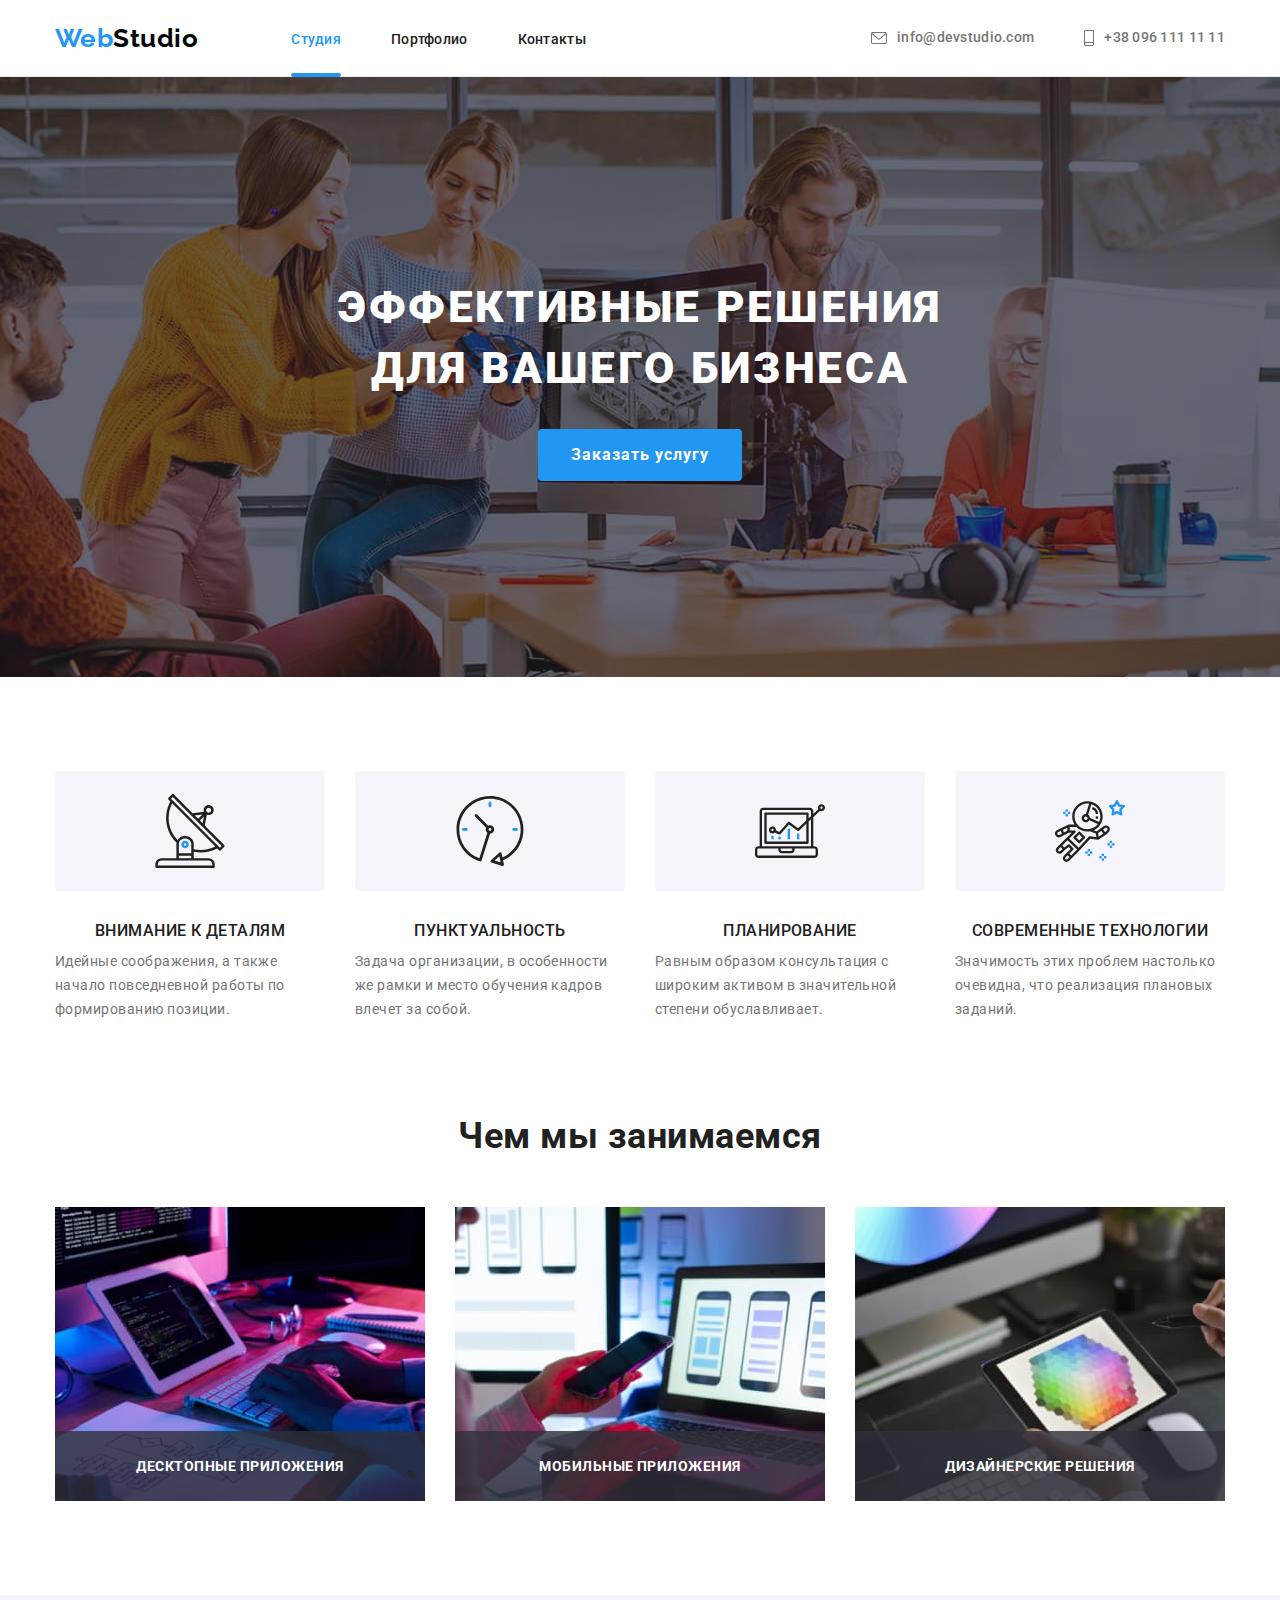
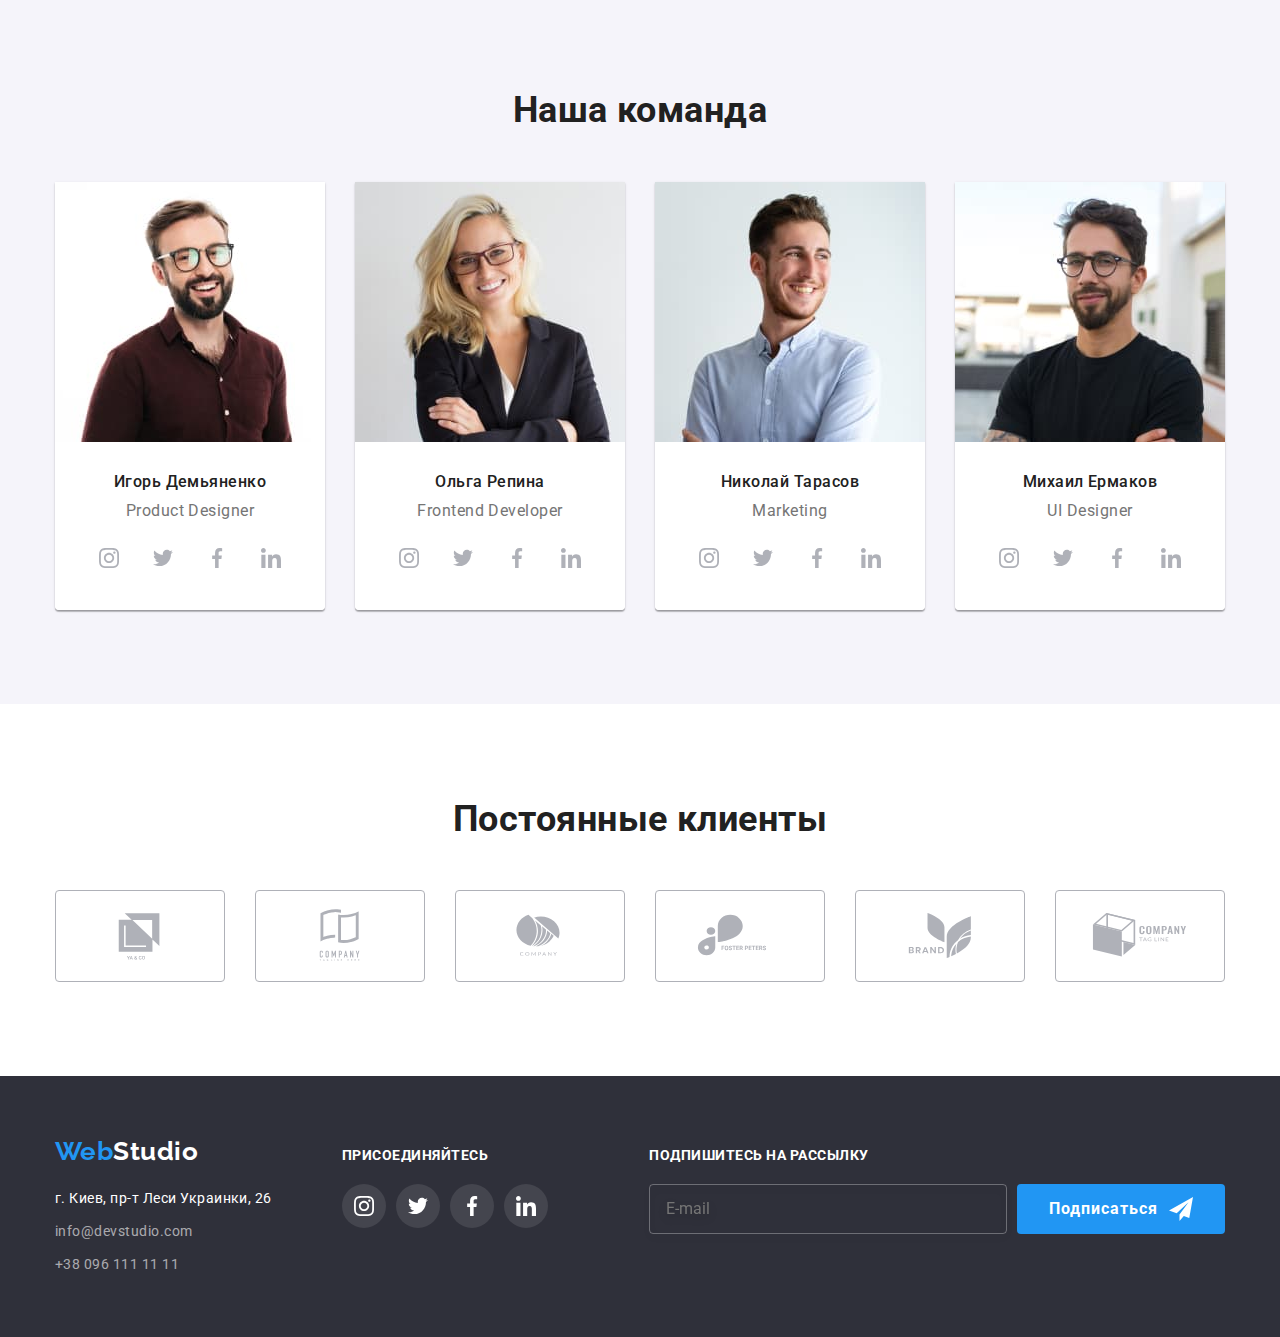
<file: index.html>
<!DOCTYPE html>
<html lang="ru">
  <head>
    <meta charset="UTF-8" />
    <meta http-equiv="X-UA-Compatible" content="IE=edge" />
    <meta name="viewport" content="width=device-width, initial-scale=1.0" />
    <title>Студия</title>
    <link rel="preconnect" href="https://fonts.googleapis.com" />
    <link rel="preconnect" href="https://fonts.gstatic.com" crossorigin />
    <link
      href="https://fonts.googleapis.com/css2?family=Raleway:wght@700&family=Roboto:wght@400;500;700;900&display=swap"
      rel="stylesheet"
    />
    <link
      rel="stylesheet"
      href="https://cdnjs.cloudflare.com/ajax/libs/modern-normalize/1.1.0/modern-normalize.min.css"
    />

    <link rel="stylesheet" href="./css/main.min.css" />
  </head>
  <body>
    <header class="top-side">
      <div class="container header">
        <nav class="navigation header">
          <a href="./index.html" class="logo link">Web<span class="logo__black">Studio</span> </a>
          <ul class="navigation-site list">
            <li class="navigation-site__item item navigation-site__item--active">
              <a
                href="./index.html"
                class="navigation-site__link link navigation-site__link--current"
              >
                Студия
              </a>
            </li>
            <li class="navigation-site__item item">
              <a href="./portfolio.html" class="navigation-site__link link"> Портфолио </a>
            </li>
            <li class="navigation-site__item item">
              <a href="" class="navigation-site__link link"> Контакты </a>
            </li>
          </ul>
        </nav>
        <ul class="contact-up list">
          <li class="contact-up__item item">
            <a href="mailto:test@mail.ua" class="contact-up__link link">
              <svg class="contact-up__icon" width="16px" height="12px">
                <use href="./images/symbol.svg#icon-mail"></use>
              </svg>
              info@devstudio.com
            </a>
          </li>
          <li class="contact-up__item item">
            <a href="tel:+380961111111" class="contact-up__link link">
              <svg class="contact-up__icon" width="10px" height="16px">
                <use href="./images/symbol.svg#icon-smartphone"></use>
              </svg>
              +38 096 111 11 11
            </a>
          </li>
        </ul>
      </div>
    </header>
    <main>
      <!--герой-->
      <section class="hero">
        <div class="container">
          <h1 class="hero-title">
            эффективные решения
            <br />
            для вашего бизнеса
          </h1>
          <button type="button" class="hero-button" data-modal-open>Заказать услугу</button>
        </div>
      </section>
      <!--features-->
      <section class="section">
        <div class="feature container">
          <h2 class="feature__title section-title visually-hidden">Особенности</h2>
          <ul class="feature-list list">
            <li class="feature-list__item item">
              <h3 class="feature-list__title title">Внимание к деталям</h3>
              <p class="feature-list__par">
                Идейные соображения, а также начало повседневной работы по формированию позиции.
              </p>
            </li>
            <li class="feature-list__item item">
              <h3 class="feature-list__title title">Пунктуальность</h3>
              <p class="feature-list__par">
                Задача организации, в особенности же рамки и место обучения кадров влечет за собой.
              </p>
            </li>
            <li class="feature-list__item item">
              <h3 class="feature-list__title title">Планирование</h3>
              <p class="feature-list__par">
                Равным образом консультация с широким активом в значительной степени обуславливает.
              </p>
            </li>
            <li class="feature-list__item item">
              <h3 class="feature-list__title title">Современные технологии</h3>
              <p class="feature-list__par">Значимость этих проблем настолько очевидна, что реализация плановых заданий.</p>
            </li>
          </ul>
        </div>
      </section>
      <!--чем мы занимаемся-->
      <section class="section work">
        <div class="container">
          <h2 class="section-title">Чем мы занимаемся</h2>
          <ul class="work-list list">
            <li class="item">
              <img
                src="./images/box1.jpg"
                alt="создание компьютерных программ"
                width="370"
                height="294"
              />
              <p class="par">десктопные приложения</p>
            </li>
            <li class="item">
              <img
                src="./images/box2.jpg"
                alt="создание мобильных приложений"
                width="370"
                height="294"
              />
              <p class="par">мобильные приложения</p>
            </li>
            <li class="item">
              <img src="./images/box3.jpg" alt="создание дизайнов" width="370" height="294" />
              <p class="par">дизайнерские решения</p>
            </li>
          </ul>
        </div>
      </section>
      <!-- наша команда-->
      <section class="section team">
        <div class="team container">
          <h2 class="team__title section-title">Наша команда</h2>
          <ul class="team-list list">
            <li class="team-list__item item">
              <img
                src="./images/img1.jpg"
                alt="дизайнер Игорь Демьяненко"
                width="270"
                height="260"
              />
              <div class="team-content">
                <h3 class="team-content__title title">Игорь Демьяненко</h3>
                <p class="team-content__par">Product Designer</p>

                <ul class="social list">
                  <li class="social__item item">
                    <a href="" class="social__link link">
                      <svg class="social__icon" width="20px" height="20px">
                        <use href="./images/symbol.svg#icon-instagram1"></use>
                      </svg>
                    </a>
                  </li>
                  <li class="social__item item">
                    <a href="" class="social__link link">
                      <svg class="social__icon" width="20px" height="20px">
                        <use href="./images/symbol.svg#icon-twitter2"></use>
                      </svg>
                    </a>
                  </li>
                  <li class="social__item item">
                    <a href="" class="social__link link">
                      <svg class="social__icon" width="20px" height="20px">
                        <use href="./images/symbol.svg#icon-facebook3"></use>
          social__
                    </a>
                  </li>
                  <li class="social__item item">
                    <a href="" class="social__link link">
                      <svg class="social__icon" width="20px" height="20px">
                        <use href="./images/symbol.svg#icon-linkedin4"></use>
                      </svg>
                    </a>
                  </li>
                </ul>
              </div>
            </li>

            <li class="team-list__item item">
              <img
                src="./images/img2.jpg"
                alt="фронтэнд разработчик Ольга Репина "
                width="270"
                height="260"
              />
              <div class="team-content">
                <h3 class="title">Ольга Репина</h3>
                <p class="team-content__par">Frontend Developer</p>
                <ul class="social list">
                  <li class="item">
                    <a href="" class="social__link link">
                      <svg class="social__icon" width="20px" height="20px">
                        <use href="./images/symbol.svg#icon-instagram1"></use>
                      </svg>
                    </a>
                  </li>
                  <li class="item">
                    <a href="" class="social__link link">
                      <svg class="social__icon" width="20px" height="20px">
                        <use href="./images/symbol.svg#icon-twitter2"></use>
                      </svg>
                    </a>
                  </li>
                  <li class="item">
                    <a href="" class="social__link link">
                      <svg class="social__icon" width="20px" height="20px">
                        <use href="./images/symbol.svg#icon-facebook3"></use>
                      </svg>
                    </a>
                  </li>
                  <li class="item">
                    <a href="" class="social__link link">
                      <svg class="social__icon" width="20px" height="20px">
                        <use href="./images/symbol.svg#icon-linkedin4"></use>
                      </svg>
                    </a>
                  </li>
                </ul>
              </div>
            </li>
            <li class="team-list__item item">
              <img
                src="./images/img3.jpg"
                alt="маркетолог Николай Тарасов "
                width="270"
                height="260"
              />
              <div class="team-content">
                <h3 class="title">Николай Тарасов</h3>
                <p class="team-content__par">Marketing</p>
                <ul class="social list">
                  <li class="item">
                    <a href="" class="social__link link">
                      <svg class="social__icon" width="20px" height="20px">
                        <use href="./images/symbol.svg#icon-instagram1"></use>
                      </svg>
                    </a>
                  </li>
                  <li class="item">
                    <a href="" class="social__link link">
                      <svg class="social__icon" width="20px" height="20px">
                        <use href="./images/symbol.svg#icon-twitter2"></use>
                      </svg>
                    </a>
                  </li>
                  <li class="item">
                    <a href="" class="social__link link">
                      <svg class="social__icon" width="20px" height="20px">
                        <use href="./images/symbol.svg#icon-facebook3"></use>
                      </svg>
                    </a>
                  </li>
                  <li class="item">
                    <a href="" class="social__link link">
                      <svg class="social__icon" width="20px" height="20px">
                        <use href="./images/symbol.svg#icon-linkedin4"></use>
                      </svg>
                    </a>
                  </li>
                </ul>
              </div>
            </li>

            <li class="team-list__item item">
              <img src="./images/img4.jpg" alt="дезайнер Михаил Ермаков" width="270" height="260" />
              <div class="team-content">
                <h3 class="title">Михаил Ермаков</h3>
                <p class="team-content__par">UI Designer</p>
                <ul class="social list">
                  <li class="item">
                    <a href="" class="social__link link">
                      <svg class="social__icon" width="20px" height="20px">
                        <use href="./images/symbol.svg#icon-instagram1"></use>
                      </svg>
                    </a>
                  </li>
                  <li class="item">
                    <a href="" class="social__link link">
                      <svg class="social__icon" width="20px" height="20px">
                        <use href="./images/symbol.svg#icon-twitter2"></use>
                      </svg>
                    </a>
                  </li>
                  <li class="item">
                    <a href="" class="social__link link">
                      <svg class="social__icon" width="20px" height="20px">
                        <use href="./images/symbol.svg#icon-facebook3"></use>
                      </svg>
                    </a>
                  </li>
                  <li class="item">
                    <a href="" class="social__link link">
                      <svg class="social__icon" width="20px" height="20px">
                        <use href="./images/symbol.svg#icon-linkedin4"></use>
                      </svg>
                    </a>
                  </li>
                </ul>
              </div>
            </li>
          </ul>
        </div>
      </section>

      <section class="section clients">
        <div class="container">
          <h2 class="section-title">Постоянные клиенты</h2>
          <ul class="clients-list list">
            <li class="item">
              <a href="" class="clients-link">
                <svg class="link-icon" width="106px" height="60px">
                  <use href="./images/symbol.svg#icon-group21"></use>
                </svg>
              </a>
            </li>
            <li class="item">
              <a href="" class="clients-link">
                <svg class="link-icon" width="106" height="60">
                  <use href="./images/symbol.svg#icon-group22"></use>
                </svg>
              </a>
            </li>
            <li class="item">
              <a href="" class="clients-link">
                <svg class="link-icon" width="106" height="60">
                  <use href="./images/symbol.svg#icon-group23"></use>
                </svg>
              </a>
            </li>
            <li class="item">
              <a href="" class="clients-link">
                <svg class="link-icon" width="106" height="60">
                  <use href="./images/symbol.svg#icon-group24"></use>
                </svg>
              </a>
            </li>
            <li class="item">
              <a href="" class="clients-link">
                <svg class="link-icon" width="106" height="60">
                  <use href="./images/symbol.svg#icon-group25"></use>
                </svg>
              </a>
            </li>
            <li class="item">
              <a href="" class="clients-link">
                <svg class="link-icon" width="106" height="60">
                  <use href="./images/symbol.svg#icon-group26"></use>
                </svg>
              </a>
            </li>
          </ul>
        </div>
      </section>
    </main>

    <footer class="aside">
      <div class="container">
        <div>
          <a href="./index.html" class="logo link">Web<span class="logo__white">Studio</span> </a>
          <address class="contact-down">
            <p>г. Киев, пр-т Леси Украинки, 26</p>
            <ul class="contact-down__list list">
              <li class="contact-down__item item">
                <a href="mailto:test@mail.ua" class="contact-down__link link">
                  info@devstudio.com
                </a>
              </li>
              <li class="contact-down__item item">
                <a href="tel:+380961111111" class="contact-down__link link"> +38 096 111 11 11 </a>
              </li>
            </ul>
          </address>
        </div>
        <div class="aside-soc">
          <p class="aside-par">присоединяйтесь</p>
          <ul class="social list">
            <li class="social__item item">
              <a href="" class="social__link link aside__link">
                <svg class="social__icon" width="20px" height="20px">
                  <use href="./images/symbol.svg#icon-instagram1"></use>
                </svg>
              </a>
            </li>
            <li class="social__item item">
              <a href="" class="social__link link aside__link">
                <svg class="social__icon" width="20px" height="20px">
                  <use href="./images/symbol.svg#icon-twitter2"></use>
                </svg>
              </a>
            </li>
            <li class="social__item item">
              <a href="" class="social__link link aside__link">
                <svg class="social__icon" width="20px" height="20px">
                  <use href="./images/symbol.svg#icon-facebook3"></use>
                </svg>
              </a>
            </li>
            <li class="social__item item">
              <a href="" class="social__link link aside__link">
                <svg class="social__icon" width="20px" height="20px">
                  <use href="./images/symbol.svg#icon-linkedin4"></use>
                </svg>
              </a>
            </li>
          </ul>
        </div>
        <div class="aside-subscription">
          <p class="aside-par">подпишитесь на рассылку</p>
          <form class="aside-form">
            <input
              class="aside-form-mail"
              type="email"
              name="mail"
              autocomplete="on"
              placeholder="E-mail"
            />
            <button class="hero-button" type="submit">Подписаться</button>
          </form>
        </div>
      </div>
    </footer>
    <div class="backdrop is-hidden" data-modal>
      <div class="modal">
        <button data-modal-close type="button" class="modal-btn">
          <svg class="modal-icon" width="18px" height="18px">
            <use href="./images/symbol-icon2.svg#icon-close-black"></use>
          </svg>
        </button>

        <form class="speaker-form">
          <p class="speaker-form-par">Оставьте свои данные, мы вам перезвоним</p>

          <div class="speaker-modal">
            <label for="name" class="label">Имя</label>
            <div class="speacer-box">
              <input type="text" name="name" id="name" class="spacer-box-input" />
              <svg class="speacer-box-icon" width="18px" height="18px">
                <use href="./images/symbol-icon2.svg#icon-person-black"></use>
              </svg>
            </div>
          </div>

          <div class="speaker-modal">
            <label for="tel" class="label">Телефон</label>
            <div class="speacer-box">
              <input type="tel" name="tel" id="tel" class="spacer-box-input" />
              <svg class="speacer-box-icon" width="18px" height="18px">
                <use href="./images/symbol-icon2.svg#icon-phone-black"></use>
              </svg>
            </div>
          </div>

          <div class="speaker-modal">
            <label for="mail" class="label">Почта</label>
            <div class="speacer-box">
              <input
                type="email"
                name="mail"
                autocomplete="on"
                id="mail"
                class="spacer-box-input"
              />
              <svg class="speacer-box-icon" width="18px" height="18px">
                <use href="./images/symbol-icon2.svg#icon-email-black"></use>
              </svg>
            </div>
          </div>

          <div class="speaker-modal-comment">
            <label for="comment" class="label">Коментарий</label>
            <div class="speacer-box">
              <textarea
                name="comment"
                id="comment"
                rows="5"
                placeholder="Введите текс"
                class="comment-label"
              ></textarea>
            </div>
          </div>

          <div class="form-check">
            <label class="check-label">
              <input class="check-input" type="checkbox" name="check" />
              <span class="check-icon"></span>
              Соглашаюсь с рассылкой и принимаю
              <a href="" class="check-link">Условия договора</a>
            </label>
          </div>

          <button class="hero-button" type="submit">Отправить</button>
        </form>
      </div>
    </div>
    <script src="./js/modal.js"></script>
  </body>
</html>
</file>
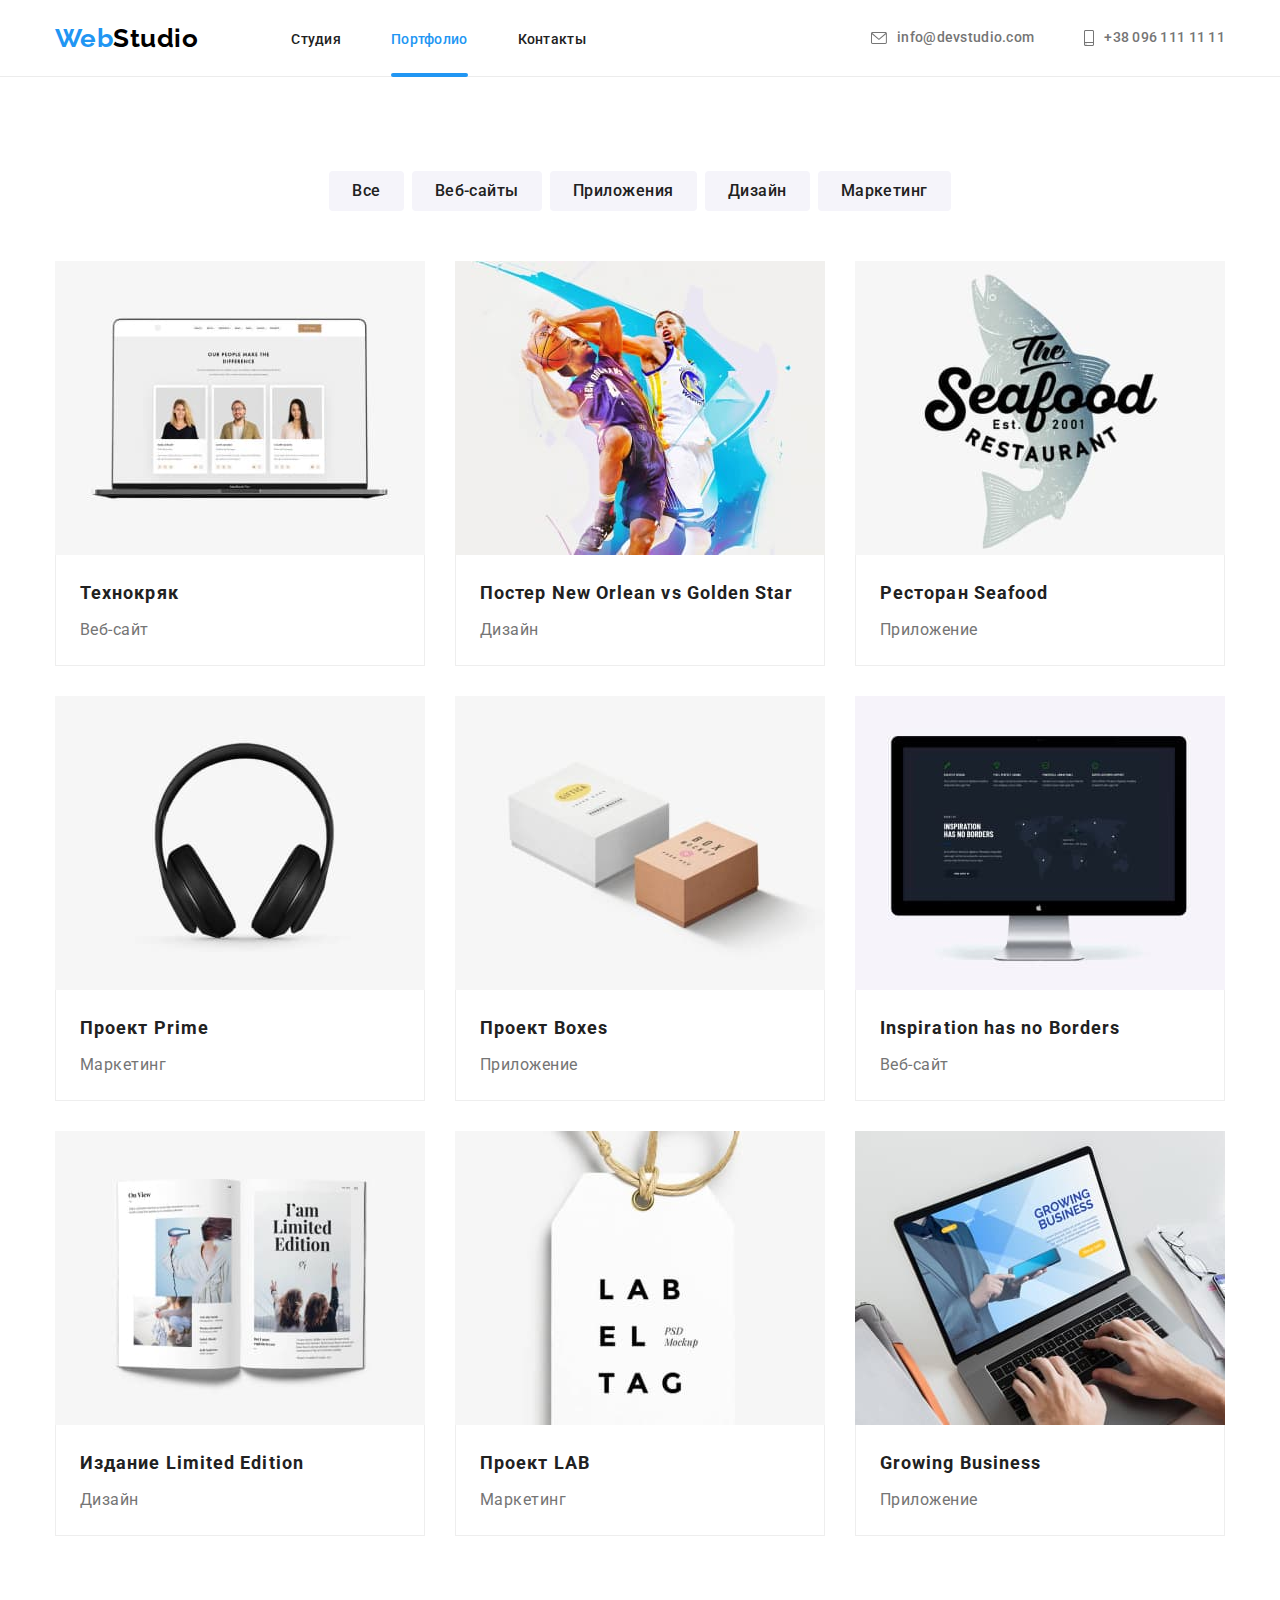
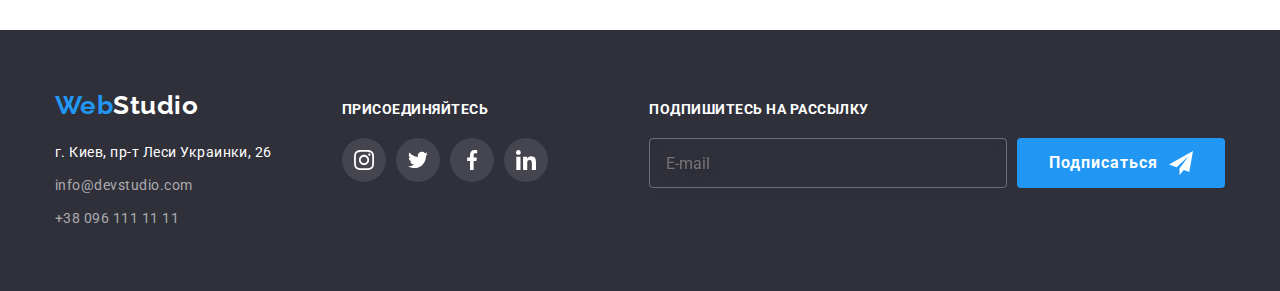
<file: portfolio.html>
<!DOCTYPE html>
<html lang="ru">
  <head>
    <meta charset="UTF-8" />
    <meta http-equiv="X-UA-Compatible" content="IE=edge" />
    <meta name="viewport" content="width=device-width, initial-scale=1.0" />
    <title>Портфолио</title>
    <link rel="preconnect" href="https://fonts.googleapis.com" />
    <link rel="preconnect" href="https://fonts.gstatic.com" crossorigin />
    <link
      href="https://fonts.googleapis.com/css2?family=Raleway:wght@700&family=Roboto:wght@400;500;700;900&display=swap"
      rel="stylesheet"
    />
    <link
      rel="stylesheet"
      href="https://cdnjs.cloudflare.com/ajax/libs/modern-normalize/1.1.0/modern-normalize.min.css"
    />

    <link rel="stylesheet" href="./css/main.min.css" />
  </head>
  <body>
    <header class="top-side">
      <div class="container header">
        <nav class="navigation header">
          <a href="./index.html" class="logo link">Web<span class="logo__black">Studio</span> </a>
          <ul class="navigation-site list">
            <li class="navigation-site__item item">
              <a href="./index.html" class="navigation-site__link link"> Студия </a>
            </li>
            <li class="navigation-site__item item navigation-site__item--active">
              <a
                href="./portfolio.html"
                class="navigation-site__link link navigation-site__link--current"
              >
                Портфолио
              </a>
            </li>
            <li class="navigation-site__item item">
              <a href="" class="navigation-site__link link"> Контакты </a>
            </li>
          </ul>
        </nav>
        <ul class="contact-up list">
          <li class="contact-up__item item">
            <a href="mailto:test@mail.ua" class="contact-up__link link">
              <svg class="contact-up__icon" width="16px" height="12px">
                <use href="./images/symbol.svg#icon-mail"></use>
              </svg>
              info@devstudio.com
            </a>
          </li>
          <li class="contact-up__item item">
            <a href="tel:+380961111111" class="contact-up__link link">
              <svg class="contact-up__icon" width="10px" height="16px">
                <use href="./images/symbol.svg#icon-smartphone"></use>
              </svg>
              +38 096 111 11 11
            </a>
          </li>
        </ul>
      </div>
    </header>
    <main>
      <section class="section">
        <div class="container">
          <h1 class="visually-hidden">галерея работ</h1>
          <ul class="menu list">
            <li class="menu__item item">
              <button type="button" class="menu__button">Все</button>
            </li>
            <li class="menu__item item">
              <button type="button" class="menu__button">Веб-сайты</button>
            </li>
            <li class="menu__item item">
              <button type="button" class="menu__button">Приложения</button>
            </li>
            <li class="menu__item item">
              <button type="button" class="menu__button">Дизайн</button>
            </li>
            <li class="menu__item item">
              <button type="button" class="menu__button">Маркетинг</button>
            </li>
          </ul>

          <ul class="gallery list">
            <li class="gallery__item item">
              <a href="" class="gallery__link link">
                <div class="gallery-thum">
                  <img src="./images/img1p.jpg" alt="ноутбук" width="370" height="294" />
                  <p class="gallery-thum__par">
                    Ресурс предлагает комплексные предложения с разным уровнем функционала и
                    сервисов. Все это позволит посетителю получить исчерпывающие сведения о компании
                    или частном лице.
                  </p>
                </div>
                <div class="gallery-meta">
                  <h3 class="gallery-meta__title">Технокряк</h3>
                  <p class="gallery-meta__text">Веб-сайт</p>
                </div>
              </a>
            </li>
            <li class="gallery__item item">
              <a href="" class="gallery__link link">
                <div class="gallery-thum">
                  <img src="./images/img2p.jpg" alt="баскетбол" width="370" height="294" />
                  <p class="gallery-thum__par">
                    Ресурс предлагает комплексные предложения с разным уровнем функционала и
                    сервисов. Все это позволит посетителю получить исчерпывающие сведения о компании
                    или частном лице.
                  </p>
                </div>
                <div class="gallery-meta">
                  <h3 class="gallery-meta__title">Постер New Orlean vs Golden Star</h3>
                  <p class="gallery-meta__text">Дизайн</p>
                </div>
              </a>
            </li>
            <li class="gallery__item item">
              <a href="" class="gallery__link link">
                <div class="gallery-thum">
                  <img
                    src="./images/img3p.jpg"
                    alt="постер ресторан Seafood"
                    width="370"
                    height="294"
                  />
                  <p class="gallery-thum__par">
                    Ресурс предлагает комплексные предложения с разным уровнем функционала и
                    сервисов. Все это позволит посетителю получить исчерпывающие сведения о компании
                    или частном лице.
                  </p>
                </div>
                <div class="gallery-meta">
                  <h3 class="gallery-meta__title">Ресторан Seafood</h3>
                  <p class="gallery-meta__text">Приложение</p>
                </div>
              </a>
            </li>
            <li class="gallery__item item">
              <a href="" class="gallery__link link">
                <div class="gallery-thum">
                  <img src="./images/img4p.jpg" alt="наушники" width="370" height="294" />
                  <p class="gallery-thum__par">
                    Ресурс предлагает комплексные предложения с разным уровнем функционала и
                    сервисов. Все это позволит посетителю получить исчерпывающие сведения о компании
                    или частном лице.
                  </p>
                </div>
                <div class="gallery-meta">
                  <h3 class="gallery-meta__title">Проект Prime</h3>
                  <p class="gallery-meta__text">Маркетинг</p>
                </div>
              </a>
            </li>
            <li class="gallery__item item">
              <a href="" class="gallery__link link">
                <div class="gallery-thum">
                  <img src="./images/img5p.jpg" alt="коробки" width="370" height="294" />
                  <p class="gallery-thum__par">
                    Ресурс предлагает комплексные предложения с разным уровнем функционала и
                    сервисов. Все это позволит посетителю получить исчерпывающие сведения о компании
                    или частном лице.
                  </p>
                </div>
                <div class="gallery-meta">
                  <h3 class="gallery-meta__title">Проект Boxes</h3>
                  <p class="gallery-meta__text">Приложение</p>
                </div>
              </a>
            </li>
            <li class="gallery__item item">
              <a href="" class="gallery__link link">
                <div class="gallery-thum">
                  <img src="./images/img6p.jpg" alt="монитор" width="370" height="294" />
                  <p class="gallery-thum__par">
                    Ресурс предлагает комплексные предложения с разным уровнем функционала и
                    сервисов. Все это позволит посетителю получить исчерпывающие сведения о компании
                    или частном лице.
                  </p>
                </div>
                <div class="gallery-meta">
                  <h3 class="gallery-meta__title">Inspiration has no Borders</h3>
                  <p class="gallery-meta__text">Веб-сайт</p>
                </div>
              </a>
            </li>
            <li class="gallery__item item">
              <a href="" class="gallery__link link">
                <div class="gallery-thum">
                  <img src="./images/img7p.jpg" alt="книга" width="370" height="294" />
                  <p class="gallery-thum__par">
                    Ресурс предлагает комплексные предложения с разным уровнем функционала и
                    сервисов. Все это позволит посетителю получить исчерпывающие сведения о компании
                    или частном лице.
                  </p>
                </div>
                <div class="gallery-meta">
                  <h3 class="gallery-meta__title">Издание Limited Edition</h3>
                  <p class="gallery-meta__text">Дизайн</p>
                </div>
              </a>
            </li>
            <li class="gallery__item item">
              <a href="" class="gallery__link link">
                <div class="gallery-thum">
                  <img src="./images/img8p.jpg" alt="бирка" width="370" height="294" />
                  <p class="gallery-thum__par">
                    Ресурс предлагает комплексные предложения с разным уровнем функционала и
                    сервисов. Все это позволит посетителю получить исчерпывающие сведения о компании
                    или частном лице.
                  </p>
                </div>

                <div class="gallery-meta">
                  <h3 class="gallery-meta__title">Проект LAB</h3>
                  <p class="gallery-meta__text">Маркетинг</p>
                </div>
              </a>
            </li>

            <li class="gallery__item item">
              <a href="" class="gallery__link link">
                <div class="gallery-thum">
                  <img src="./images/img9p.jpg" alt="работа на ноутбуке" width="370" height="294" />
                  <p class="gallery-thum__par">
                    Ресурс предлагает комплексные предложения с разным уровнем функционала и
                    сервисов. Все это позволит посетителю получить исчерпывающие сведения о компании
                    или частном лице.
                  </p>
                </div>

                <div class="gallery-meta">
                  <h3 class="gallery-meta__title">Growing Business</h3>
                  <p class="gallery-meta__text">Приложение</p>
                </div>
              </a>
            </li>
          </ul>
        </div>
      </section>
    </main>
    <footer class="aside">
      <div class="container">
        <div>
          <a href="./index.html" class="logo link">Web<span class="logo__white">Studio</span> </a>
          <address class="contact-down">
            <p>г. Киев, пр-т Леси Украинки, 26</p>
            <ul class="contact-down__list list">
              <li class="contact-down__item item">
                <a href="mailto:test@mail.ua" class="contact-down__link link">
                  info@devstudio.com
                </a>
              </li>
              <li class="contact-down__item item">
                <a href="tel:+380961111111" class="contact-down__link link"> +38 096 111 11 11 </a>
              </li>
            </ul>
          </address>
        </div>
        <div class="aside-soc">
          <p class="aside-par">присоединяйтесь</p>
          <ul class="social list">
            <li class="social__item item">
              <a href="" class="social__link link aside__link">
                <svg class="social__icon" width="20px" height="20px">
                  <use href="./images/symbol.svg#icon-instagram1"></use>
                </svg>
              </a>
            </li>
            <li class="social__item item">
              <a href="" class="social__link link aside__link">
                <svg class="social__icon" width="20px" height="20px">
                  <use href="./images/symbol.svg#icon-twitter2"></use>
                </svg>
              </a>
            </li>
            <li class="social__item item">
              <a href="" class="social__link link aside__link">
                <svg class="social__icon" width="20px" height="20px">
                  <use href="./images/symbol.svg#icon-facebook3"></use>
                </svg>
              </a>
            </li>
            <li class="social__item item">
              <a href="" class="social__link link aside__link">
                <svg class="social__icon" width="20px" height="20px">
                  <use href="./images/symbol.svg#icon-linkedin4"></use>
                </svg>
              </a>
            </li>
          </ul>
        </div>
        <div class="aside-subscription">
          <p class="aside-par">подпишитесь на рассылку</p>
          <form class="aside-form">
            <input
              class="aside-form-mail"
              type="email"
              name="mail"
              autocomplete="on"
              placeholder="E-mail"
            />
            <button class="hero-button" type="submit">Подписаться</button>
          </form>
        </div>
      </div>
    </footer>
  </body>
</html>
</file>
<file: css/main.min.css>
:root{--primary-text-color: #757575;--secondery-text-color: #212121;--third-text-color: rgba(255, 255, 255, 0.6);--logo-color: #000000;--accent-color: #2196f3;--accent-hover-color: #188ce8;--accent-button-color: #f5f4fa;--primary-white-color: #ffffff;--primary-background-color: #2f303a}h1,h2,h3,h4,h5,h6{margin-top:0}p{margin-top:0;margin-bottom:0}img{display:block}body{margin:0;letter-spacing:.03em;background-color:var(--primary-white-color);color:var(--primary-text-color);font-family:"Roboto",sans-serif}.list{list-style:none;padding:0;margin:0}.link{text-decoration:none}.visually-hidden{position:absolute;width:1px;height:1px;margin:-1px;border:0;padding:0;white-space:nowrap;clip-path:inset(100%);clip:rect(0 0 0 0);overflow:hidden}.container{margin-left:auto;margin-right:auto;width:1200px;padding-left:15px;padding-right:15px}.logo{display:inherit;font-family:"Raleway",sans-serif;font-weight:700;font-size:26px;line-height:1.19;color:var(--accent-color)}.logo__black{color:var(--logo-color)}.logo__white{color:var(--primary-white-color)}.top-side{border-bottom:1px solid #ececec}.header{display:flex;align-items:center}.navigation-site{display:flex;margin-left:93px}.navigation-site .item+.item{margin-left:50px}.navigation-site__link{display:block;padding-top:32px;padding-bottom:28px;color:var(--secondery-text-color);font-weight:500;font-size:14px;line-height:1.14;letter-spacing:.02em;transition-property:color;transition-duration:250ms;transition-timing-function:cubic-bezier(0.4, 0, 0.2, 1)}.navigation-site__link:hover,.navigation-site__link:focus{color:var(--accent-color)}.navigation-site__link--current{color:var(--accent-color)}.navigation-site__item--active{position:relative}.navigation-site__item--active:after{content:"";display:block;position:absolute;width:100%;height:4px;background-color:var(--accent-color);border-radius:2px;bottom:-1px}.contact-up{display:flex;margin-left:auto}.contact-up .item+.item{margin-left:50px}.contact-up__link{display:flex;font-weight:500;font-size:14px;line-height:1.14;letter-spacing:.02em;color:var(--primary-text-color);align-items:center;transition-property:color;transition-duration:250ms;transition-timing-function:cubic-bezier(0.4, 0, 0.2, 1)}.contact-up__link:hover,.contact-up__link:focus{color:var(--accent-color)}.contact-up__icon{margin-right:10px;fill:currentColor}.hero{max-width:1600px;height:600px;margin-left:auto;margin-right:auto;background-image:linear-gradient(to right, rgba(47, 48, 58, 0.4), rgba(47, 48, 58, 0.4)),url(../images/imghero.jpg);background-repeat:no-repeat;background-position:center;background-size:cover;padding-top:200px;padding-bottom:200px;background-color:var(--primary-background-color)}.hero .container{text-align:center}.hero-title{font-weight:900;font-size:44px;line-height:1.39;letter-spacing:.06em;text-transform:uppercase;color:var(--primary-white-color)}.hero-button{border:1px solid rgba(0,0,0,0);border-radius:4px;padding:10px 32px;min-width:200px;color:var(--primary-white-color);background-color:var(--accent-color);font-weight:700;line-height:1.87;text-align:center;letter-spacing:.06em;cursor:pointer;transition-property:background-color;transition-duration:250ms;transition-timing-function:cubic-bezier(0.4, 0, 0.2, 1)}.hero-button:hover,.hero-button:focus{background-color:var(--accent-hover-color)}.section{padding-top:94px;padding-bottom:94px}.section-title{margin-bottom:50px;font-size:36px;line-height:1.17;text-align:center;color:var(--secondery-text-color)}.feature-list{display:flex;font-size:14px;line-height:1.7}.feature-list__item{min-width:270px;flex-basis:calc(25% - 30px)}.feature-list__item::before{display:block;content:"";height:120px;margin-bottom:30px;background-size:70px;background-repeat:no-repeat;background-position:center;background-color:var(--accent-button-color);border-radius:4px}.feature-list__item:nth-child(1)::before{background-image:url(../images/sat.svg)}.feature-list__item:nth-child(2)::before{background-image:url(../images/time.svg)}.feature-list__item:nth-child(3)::before{background-image:url(../images/diagram3.svg)}.feature-list__item:nth-child(4)::before{background-image:url(../images/astronaut4.svg)}.feature-list__item+.feature-list__item{margin-left:30px}.feature-list__title{margin-bottom:10px;font-size:14px;line-height:1.14;text-transform:uppercase;color:var(--secondery-text-color)}.section.work{padding-top:0}.work-list{display:flex}.work-list .par{display:flex;align-items:center;justify-content:center;position:absolute;bottom:0px;color:var(--primary-white-color);width:100%;height:70px;font-style:normal;font-weight:700;font-size:14px;line-height:1.14;text-transform:uppercase;background:rgba(47,48,58,.8)}.work-list .item{flex-basis:calc(33.3333333333% - 30px);position:relative}.work-list .item+.item{margin-left:30px}.team{background-color:var(--accent-button-color)}.team-list{display:flex;line-height:1.19;text-align:center}.title{margin-bottom:10px;font-size:16px;font-weight:500;line-height:1.19;text-align:center;color:var(--secondery-text-color)}.team-list__item{flex-basis:calc(25% - 30px);box-shadow:0px 1px 3px rgba(0,0,0,.12),0px 1px 1px rgba(0,0,0,.14),0px 2px 1px rgba(0,0,0,.2);border-radius:0px 0px 4px 4px}.team-list__item+.item{margin-left:30px}.team-content__par{margin-bottom:16px}.social{display:flex;justify-content:center;gap:10px}.social__link{width:44px;height:44px;border-radius:50%;display:flex;align-items:center;justify-content:center;color:#afb1b8;transition-property:color,background-color;transition-duration:250ms;transition-timing-function:cubic-bezier(0.4, 0, 0.2, 1)}.social__link:hover,.social__link:focus{background-color:var(--accent-color);color:var(--primary-white-color)}.social__icon{fill:currentColor}.team-content{padding:30px 0px;border-radius:0px 0px 4px 4px;background-color:var(--primary-white-color)}.clients-list{display:flex;gap:30px;align-items:center}.clients-link{display:flex;align-items:center;justify-content:center;color:#afb1b8;width:170px;height:92px;border:1px solid #afb1b8;border-radius:4px;transition-property:border,color;transition-duration:250ms;transition-timing-function:cubic-bezier(0.4, 0, 0.2, 1)}.clients-link>.link-icon{fill:currentColor}.clients-link:hover,.clients-link:focus{color:#2196f3;border:1px solid var(--accent-color)}.aside{padding-top:60px;padding-bottom:60px;background-color:var(--primary-background-color);color:var(--primary-white-color)}.aside .container{display:flex;align-items:baseline}.aside__link{background-color:rgba(255,255,255,.1);color:var(--primary-white-color);transition-property:background-color;transition-duration:250ms;transition-timing-function:cubic-bezier(0.4, 0, 0.2, 1)}.contact-down{margin-top:20px;font-size:14px;line-height:1.71;font-style:normal}.contact-down__link{color:var(--third-text-color);transition-property:color;transition-duration:250ms;transition-timing-function:cubic-bezier(0.4, 0, 0.2, 1)}.contact-down__link:hover,.contact-down__link:focus{color:var(--accent-color)}.contact-down__list{margin-top:9px}.contact-down__item:first-child{margin-bottom:9px}.aside-soc{margin-left:70px}.aside-par{margin-bottom:20px;font-style:normal;font-weight:700;font-size:14px;line-height:1.14;text-transform:uppercase}.aside-subscription{margin-left:auto}.aside-subscription .hero-button{display:flex;align-items:center;margin-left:10px;border:0px}.aside-subscription .hero-button::after{justify-content:center;content:"";width:24px;height:24px;margin-left:11px;background-image:url("../images/icon-send.svg");background-size:contain}.aside-form{display:flex}.aside-form-mail{width:358px;height:50px;border:1px solid rgba(255,255,255,.3);filter:drop-shadow(0px 4px 4px rgba(0, 0, 0, 0.15));border-radius:4px;background-color:rgba(0,0,0,0);padding-left:16px;color:rgba(255,255,255,.6)}.menu{display:flex;justify-content:center;margin-bottom:50px}.menu .item+.item{margin-left:8px}.menu__button{border:1px solid rgba(0,0,0,0);border-radius:4px;padding:6px 22px;font-weight:500;line-height:1.63;text-align:center;letter-spacing:.03em;font-family:inherit;cursor:pointer;color:var(--secondery-text-color);background-color:var(--accent-button-color);transition-property:background-color,color,box-shadow;transition-duration:250ms;transition-timing-function:cubic-bezier(0.4, 0, 0.2, 1)}.menu__button:hover,.menu__button:focus{color:var(--primary-white-color);background-color:var(--accent-color);box-shadow:0px 3px 1px rgba(0,0,0,.1),0px 1px 2px rgba(0,0,0,.08),0px 2px 2px rgba(0,0,0,.12)}.gallery{display:flex;flex-wrap:wrap;margin-left:-30px;margin-top:-30px}.gallery .item{flex-basis:calc(33.3333333333% - 30px);margin-left:30px;margin-top:30px}.gallery-thum{position:relative;overflow:hidden}.gallery-thum__par{position:absolute;width:100%;height:100%;padding:63px 24px;font-weight:400;font-size:18px;line-height:1.56;color:var(--primary-white-color);background-color:rgba(33,150,243,.9);transform:translateY(0);transition-duration:250ms;transition-timing-function:cubic-bezier(0.4, 0, 0.2, 1);overflow:auto}.gallery .item:hover .gallery-thum__par,.gallery .item:focus .gallery-thum__par{transform:translateY(-100%)}.gallery__link{display:block;line-height:1.88;color:var(--primary-text-color);transition-property:box-shadow;transition-duration:250ms;transition-timing-function:cubic-bezier(0.4, 0, 0.2, 1)}.gallery__link:hover,.gallery__link:focus{box-shadow:0px 1px 1px rgba(0,0,0,.12),0px 4px 4px rgba(0,0,0,.06),1px 4px 6px rgba(0,0,0,.16)}.gallery-meta__title{margin-bottom:4px;font-size:18px;line-height:2;letter-spacing:.06em;color:var(--secondery-text-color)}.gallery-meta{padding:20px 24px;border-left:1px solid #eee;border-right:1px solid #eee;border-bottom:1px solid #eee}.backdrop{position:fixed;top:0;left:0;width:100%;height:100%;background:rgba(0,0,0,.2);opacity:1;transition:opacity 300ms cubic-bezier(0.4, 0, 0.2, 1),visibility 300ms cubic-bezier(0.4, 0, 0.2, 1)}.backdrop.is-hidden{visibility:hidden;opacity:0;pointer-events:none}.modal{width:528px;min-height:581px;background-color:#fff;border-radius:4px;box-shadow:0px 1px 3px rgba(0,0,0,.12),0px 1px 1px rgba(0,0,0,.14),0px 2px 1px rgba(0,0,0,.2);position:absolute;top:50%;left:50%;padding:40px;transform:translate(-50%, -50%) scale(1);transition:transform 300ms cubic-bezier(0.4, 0, 0.2, 1)}.backdrop.is-hidden .modal{transform:translate(-50%, -50%) scale(0.1)}.modal-btn{position:absolute;right:10px;top:10px;display:flex;align-items:center;justify-content:center;width:30px;height:30px;border-radius:50%;background-color:#fff;border:1px solid rgba(0,0,0,.1);cursor:pointer;outline:rgba(0,0,0,0)}.modal-icon{transition:fill 250ms cubic-bezier(0.4, 0, 0.2, 1)}.modal-btn:focus .modal-icon,.modal-btn:hover .modal-icon{fill:var(--accent-color)}.speaker-form-par{display:flex;justify-content:center;margin-bottom:12px;font-weight:700;font-size:20px;line-height:1.15;color:#212121}.spacer-box-input{width:100%;height:40px;padding-left:40px;outline:rgba(0,0,0,0);border:1px solid rgba(33,33,33,.2);border-radius:4px;transition:border-color 250ms cubic-bezier(0.4, 0, 0.2, 1)}.spacer-box-input:focus{border-color:var(--accent-color)}.speacer-box{position:relative}.speaker-modal{margin-bottom:10px}.speaker-modal-comment{margin-bottom:20px}.speacer-box-icon{position:absolute;left:12px;top:50%;transform:translateY(-50%);transition:fill 250ms cubic-bezier(0.4, 0, 0.2, 1)}.spacer-box-input:focus+.speacer-box-icon{fill:var(--accent-color)}.label{margin-bottom:4px;font-size:12px;line-height:1.17;letter-spacing:.01em;display:block;color:#757575}.comment-label{padding:12px 16px;width:100%;height:120px;resize:none;border:1px solid rgba(33,33,33,.2);border-radius:4px;outline:rgba(0,0,0,0);transition:border-color 250ms cubic-bezier(0.4, 0, 0.2, 1)}.comment-label:focus{border-color:var(--accent-color)}.comment-label::placeholder{font-size:14px;line-height:1.14;letter-spacing:.01em;color:rgba(117,117,117,.5)}.form-check{margin-bottom:30px;text-align:center;font-size:14px;line-height:1.71px}.speaker-form .hero-button{display:block;margin-left:auto;margin-right:auto;box-shadow:0px 1px 3px rgba(0,0,0,.12),0px 1px 1px rgba(0,0,0,.14),0px 2px 1px rgba(0,0,0,.2)}.check-input{appearance:none;position:absolute}.check-icon{display:inline-block;vertical-align:middle;width:16px;height:15px;border:2px solid var(--secondery-text-color);border-radius:4px;transition-property:background-color,background-image,border-color,color,outline-color;transition-duration:250ms;transition-timing-function:cubic-bezier(0.4, 0, 0.2, 1)}.check-input:checked+.check-icon{background-color:var(--accent-color);border:rgba(0,0,0,0);background-image:url(../images/icon-check.svg);background-size:contain;background-origin:border-box}.check-input:focus+.check-icon{border-color:var(--accent-color)}.check-link{color:var(--accent-color);outline-color:rgba(0,0,0,0);transition:outline-color 250ms cubic-bezier(0.4, 0, 0.2, 1)}.check-link:focus{outline-color:var(--accent-color)}/*# sourceMappingURL=main.min.css.map */
</file>
